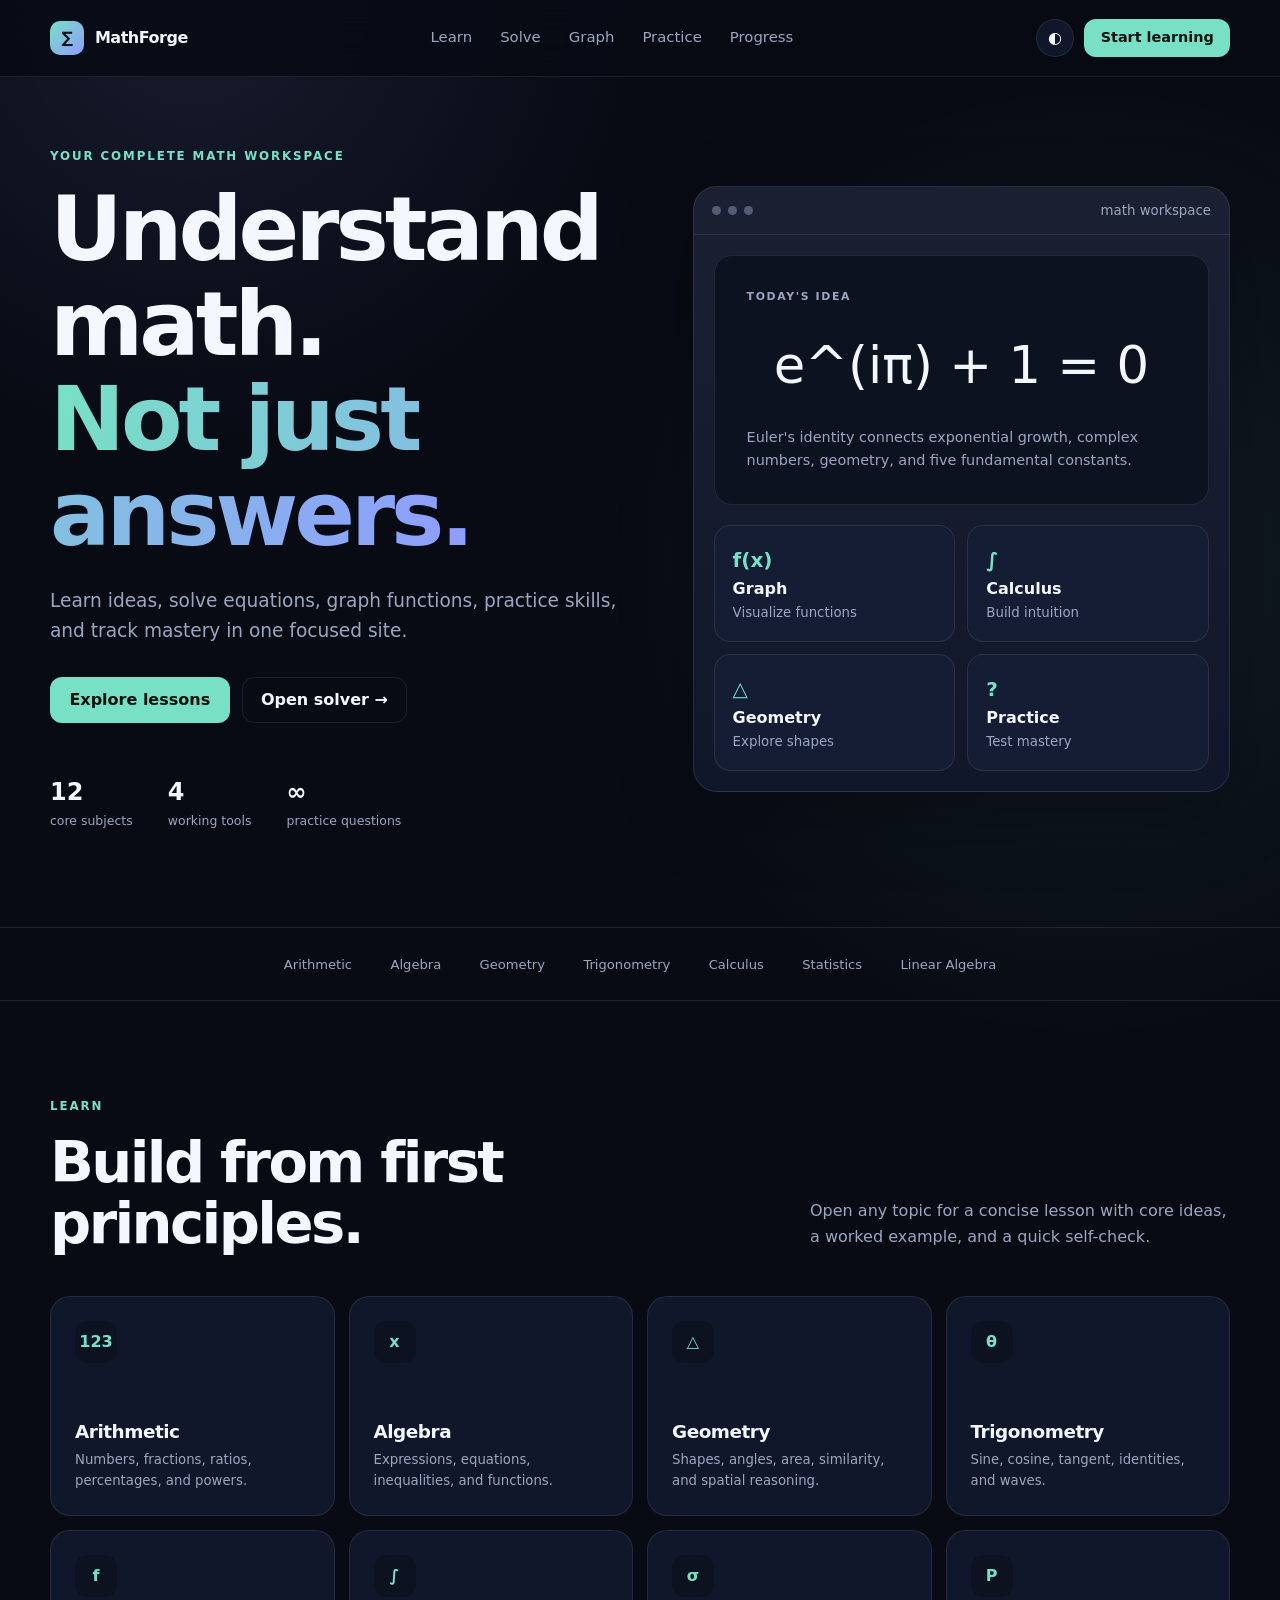
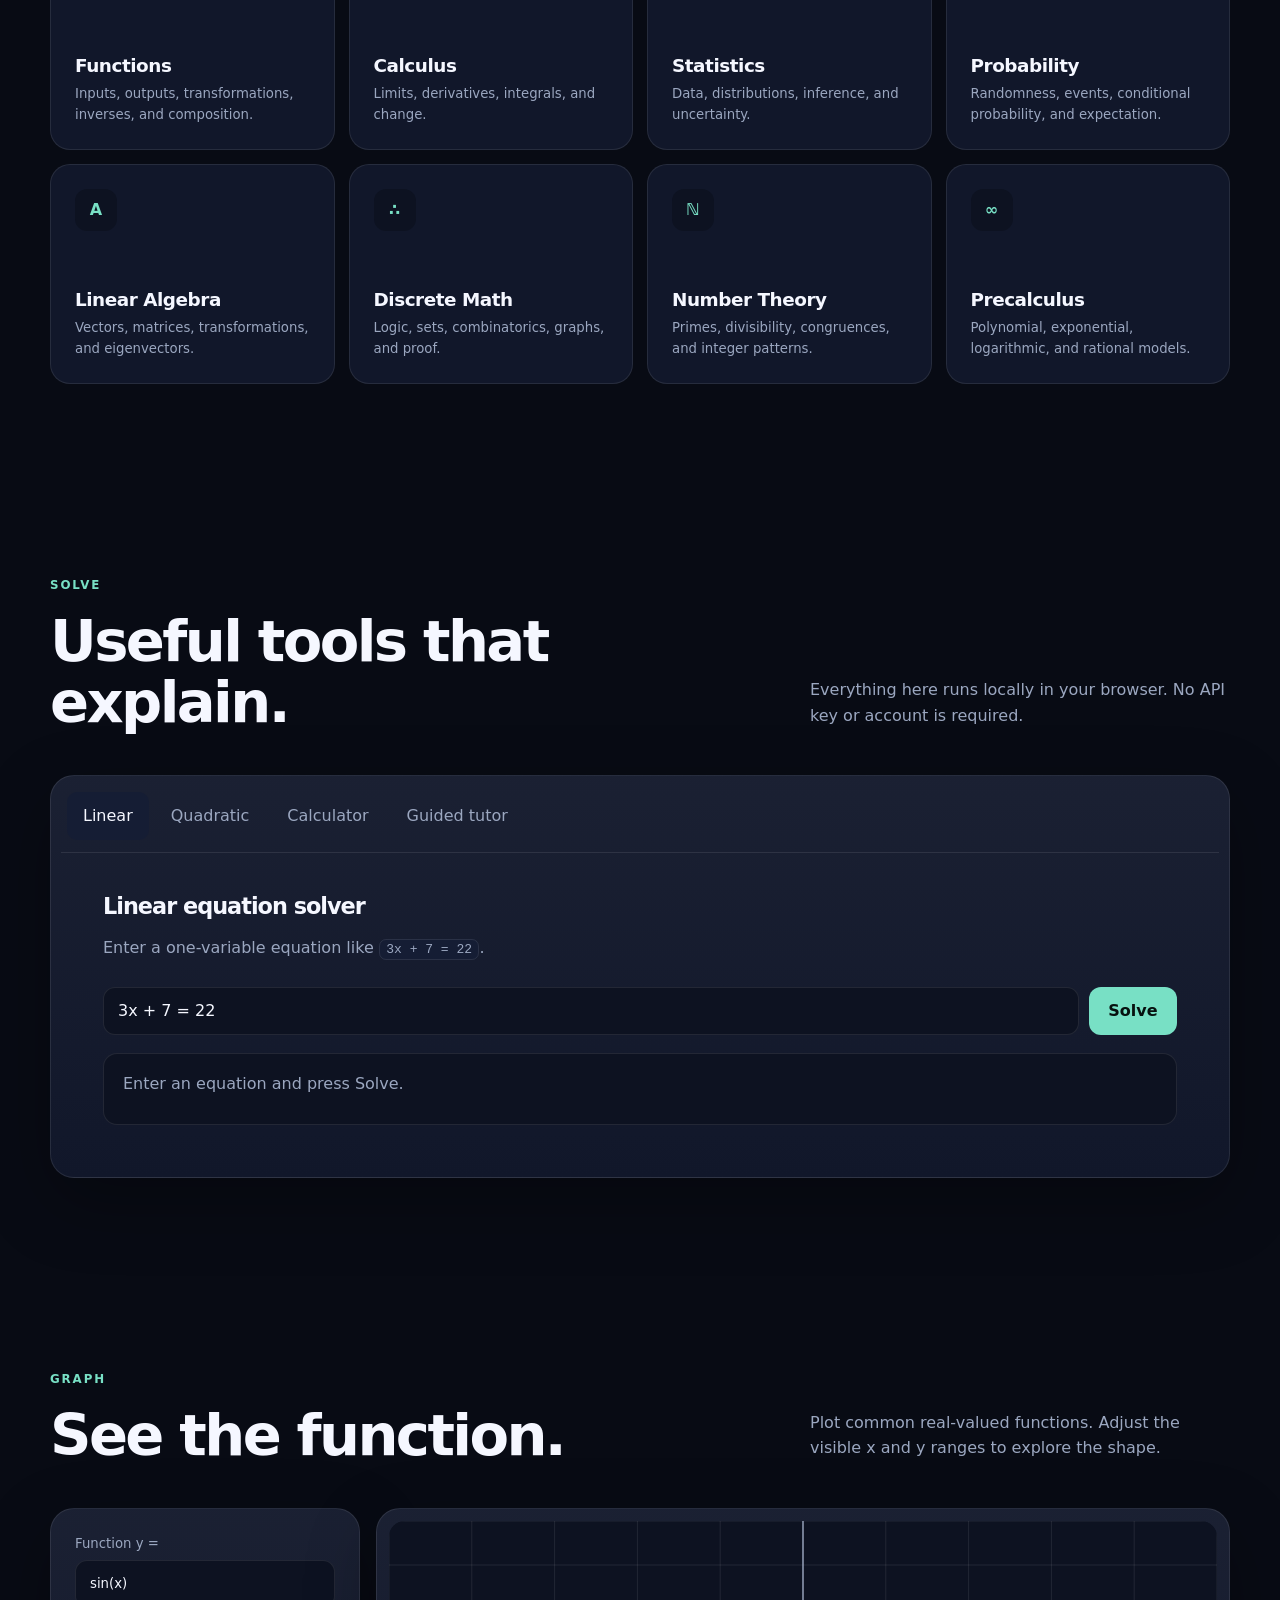
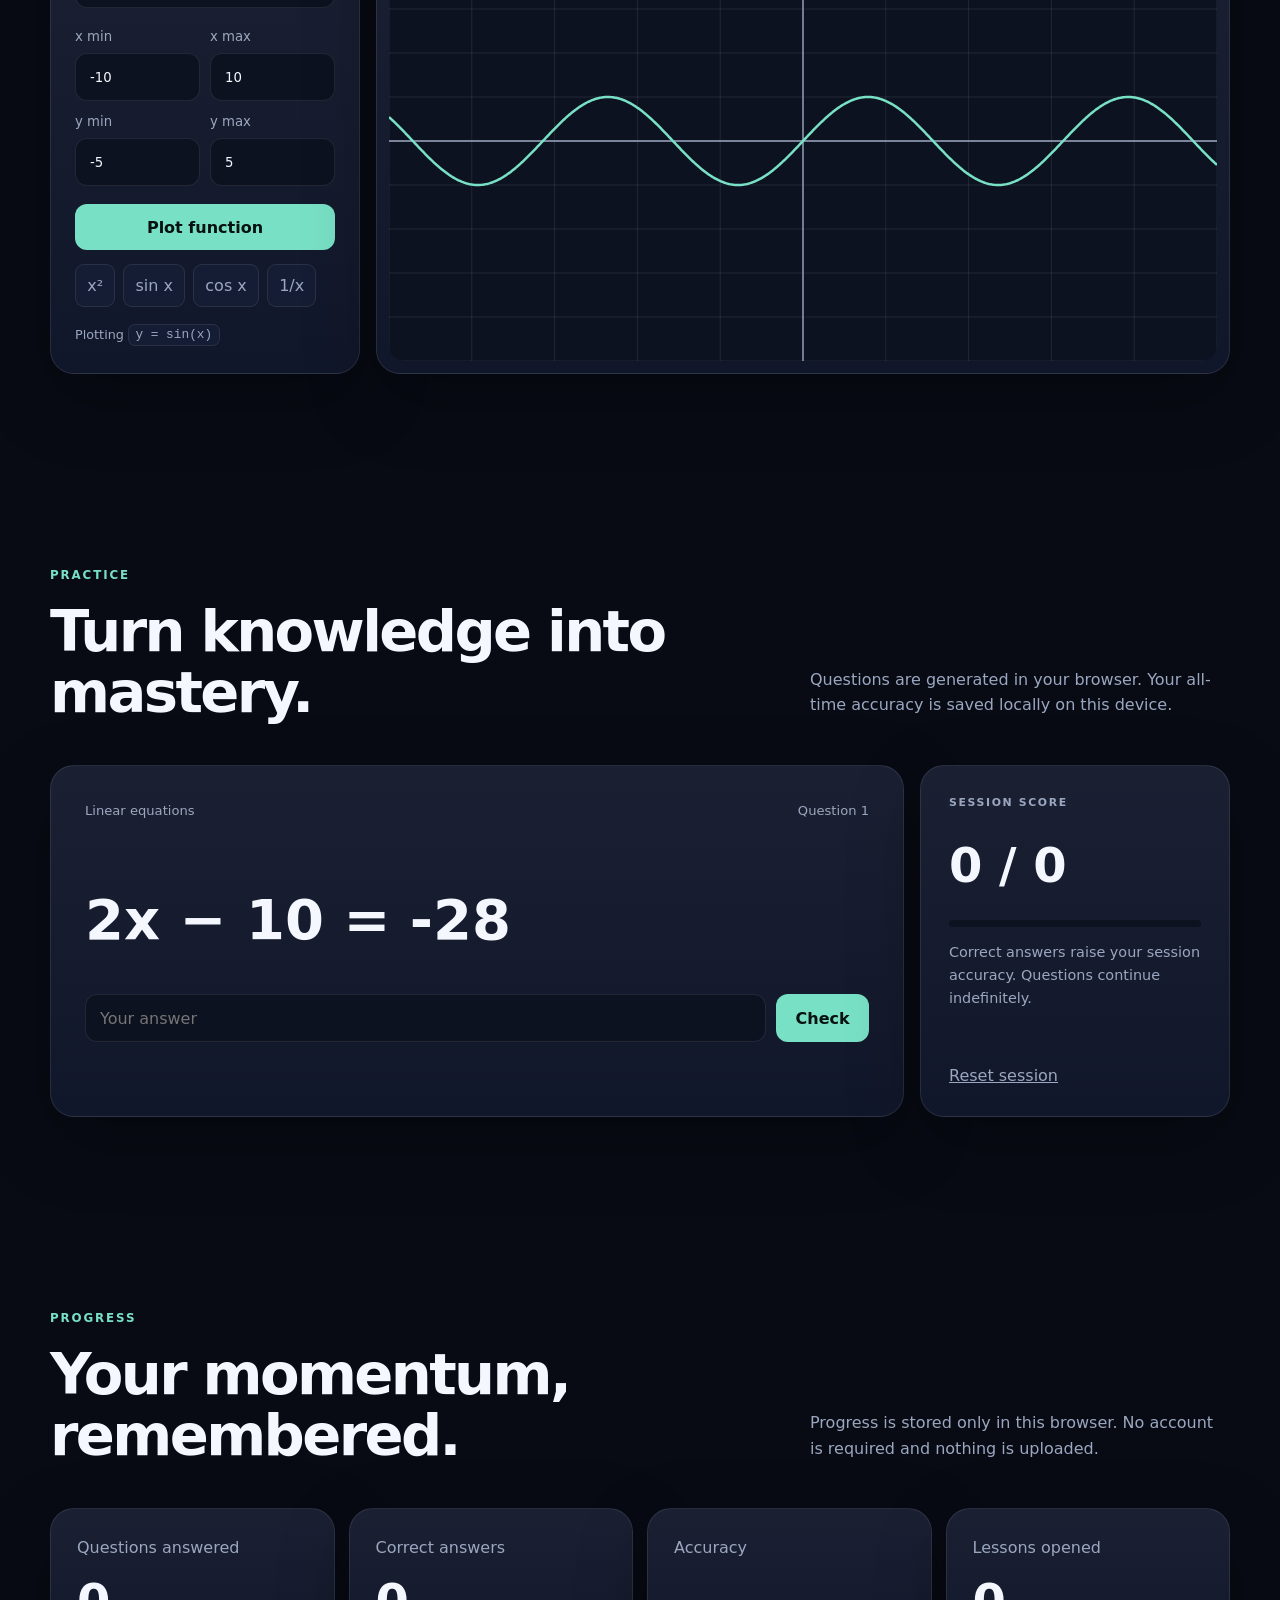
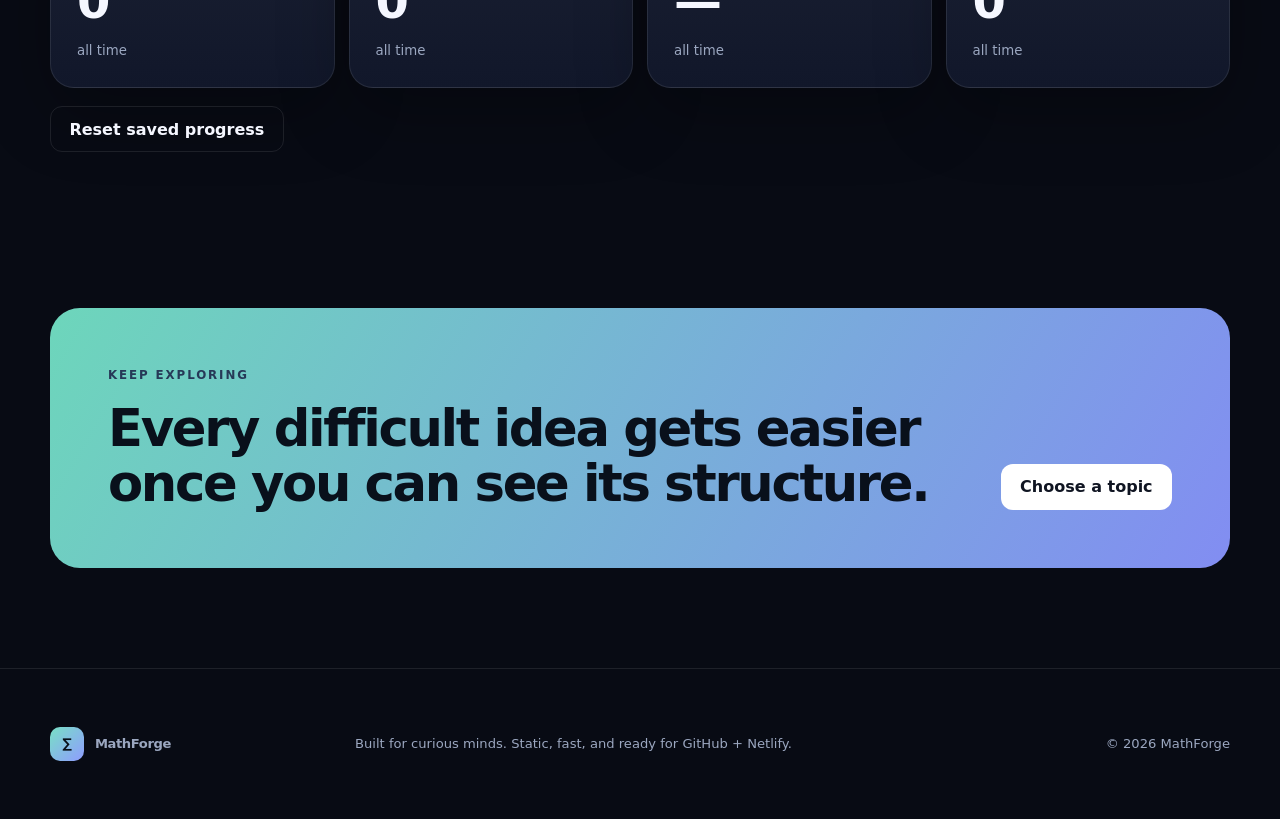
<file: index.html>
<!doctype html>
<html lang="en">
<head>
<meta charset="utf-8">
<meta name="viewport" content="width=device-width,initial-scale=1">
<meta name="description" content="MathForge — learn, solve, graph, practice, and track your math progress.">
<meta name="theme-color" content="#090d18">
<title>MathForge — Learn. Solve. Master.</title>
<link rel="icon" type="image/png" href="./MathForge-Favicon.png">
<style>
:root{
--bg:#080b14;--bg2:#0d1221;--panel:#11172a;--panel2:#151d34;--text:#f5f7ff;--muted:#9ba7c0;
--line:rgba(255,255,255,.09);--accent:#78e0c5;--accent2:#8f9cff;--danger:#ff8e9f;--shadow:0 24px 70px rgba(0,0,0,.28);
--radius:24px;--max:1180px}
[data-theme="light"]{--bg:#f7f9fc;--bg2:#eef2f8;--panel:#fff;--panel2:#f3f6fb;--text:#111829;--muted:#5b6880;--line:rgba(16,24,40,.1);--shadow:0 22px 65px rgba(50,70,110,.12)}
*{box-sizing:border-box}html{scroll-behavior:smooth}body{margin:0;background:radial-gradient(circle at 15% 0%,rgba(143,156,255,.11),transparent 28rem),radial-gradient(circle at 85% 10%,rgba(120,224,197,.09),transparent 30rem),var(--bg);color:var(--text);font-family:Inter,ui-sans-serif,system-ui,-apple-system,BlinkMacSystemFont,"Segoe UI",sans-serif;line-height:1.6}
button,input{font:inherit}button,a{-webkit-tap-highlight-color:transparent}a{color:inherit;text-decoration:none}code{padding:.15rem .4rem;border-radius:7px;background:var(--panel2);border:1px solid var(--line)}
.skip-link{position:fixed;top:-5rem;left:1rem;z-index:100;background:var(--text);color:var(--bg);padding:.7rem 1rem;border-radius:8px}.skip-link:focus{top:1rem}
.site-header{position:sticky;top:0;z-index:50;width:100%;background:color-mix(in srgb,var(--bg) 86%,transparent);backdrop-filter:blur(18px);border-bottom:1px solid var(--line)}
.header-inner{height:76px;width:min(var(--max),calc(100% - 48px));margin:0 auto;display:flex;align-items:center;justify-content:space-between;gap:24px}
.brand{display:inline-flex;align-items:center;gap:.68rem;font-weight:800;letter-spacing:-.03em}.brand-mark{width:34px;height:34px;display:grid;place-items:center;border-radius:10px;background:linear-gradient(135deg,var(--accent),var(--accent2));color:#081018}
.nav{display:flex;gap:1.75rem;color:var(--muted);font-size:.93rem}.nav a:hover{color:var(--text)}.header-actions{display:flex;align-items:center;gap:.65rem}
.icon-button,.text-button,.quick-keys button,.tool-tab{border:0;cursor:pointer;color:inherit}.icon-button{width:38px;height:38px;border-radius:50%;background:var(--panel);border:1px solid var(--line)}
.button{display:inline-flex;align-items:center;justify-content:center;min-height:46px;padding:0 1.15rem;border:1px solid transparent;border-radius:12px;background:var(--accent);color:#07110f;font-weight:800;cursor:pointer;transition:transform .18s ease,filter .18s ease}.button:hover{transform:translateY(-1px);filter:brightness(1.04)}.button-small{min-height:38px;font-size:.9rem;padding:0 .95rem}.button-ghost{background:transparent;color:var(--text);border-color:var(--line)}.button-light{background:#fff;color:#101522}.full{width:100%}
.section{width:min(var(--max),calc(100% - 48px));margin:0 auto;padding:96px 0}.hero{min-height:680px;display:grid;grid-template-columns:1.03fr .97fr;gap:72px;align-items:center;padding-top:70px}.eyebrow{color:var(--accent);text-transform:uppercase;letter-spacing:.16em;font-size:.74rem;font-weight:800;margin-bottom:1rem}
h1,h2,h3{line-height:1.06;letter-spacing:-.045em;margin:0;font-weight:800}h1{font-size:clamp(3.5rem,7vw,6.8rem)}h2{font-size:clamp(2.35rem,4.5vw,4.4rem)}h3{font-size:1.4rem}.gradient-text{background:linear-gradient(95deg,var(--accent),var(--accent2));color:transparent;-webkit-background-clip:text;background-clip:text}.hero-lede{color:var(--muted);font-size:1.16rem;max-width:600px;margin:1.5rem 0 2rem}.hero-actions{display:flex;gap:.75rem;flex-wrap:wrap}.hero-stats{display:flex;gap:2.2rem;margin-top:3.1rem}.hero-stats div{display:grid}.hero-stats strong{font-size:1.5rem}.hero-stats span{color:var(--muted);font-size:.78rem}
.card{background:linear-gradient(180deg,color-mix(in srgb,var(--panel) 96%,white 4%),var(--panel));border:1px solid var(--line);box-shadow:var(--shadow);border-radius:var(--radius)}.hero-panel{overflow:hidden}.window-bar{height:48px;border-bottom:1px solid var(--line);display:flex;align-items:center;gap:7px;padding:0 18px}.window-bar span{width:9px;height:9px;border-radius:50%;background:var(--muted);opacity:.45}.window-bar small{color:var(--muted);margin-left:auto}.equation-card{margin:20px;padding:32px;border-radius:18px;background:var(--bg2);border:1px solid var(--line)}.tiny-label{font-size:.68rem;letter-spacing:.15em;color:var(--muted);font-weight:800}.display-math{font-size:clamp(2rem,4vw,3.6rem);margin:1.2rem 0;text-align:center}.equation-card p{color:var(--muted);margin:0;font-size:.9rem}.mini-grid{display:grid;grid-template-columns:1fr 1fr;gap:12px;padding:0 20px 20px}.mini-card{display:grid;padding:18px;border-radius:16px;background:var(--panel2);border:1px solid var(--line);transition:transform .18s}.mini-card:hover{transform:translateY(-2px)}.mini-card>span{color:var(--accent);font-size:1.25rem;font-weight:800}.mini-card small{color:var(--muted)}
.subject-strip{width:100%;border-block:1px solid var(--line)}.subject-strip-inner{min-height:72px;width:min(var(--max),calc(100% - 48px));margin:0 auto;display:flex;align-items:center;justify-content:center;gap:clamp(1rem,3vw,3rem);color:var(--muted);font-size:.82rem;flex-wrap:wrap;padding:16px 0}
.section-heading{display:grid;grid-template-columns:1fr minmax(260px,420px);gap:50px;align-items:end;margin-bottom:42px}.section-heading p{color:var(--muted);margin:0 0 .3rem}
.topic-grid{display:grid;grid-template-columns:repeat(4,1fr);gap:14px}.topic-card{min-height:220px;text-align:left;color:inherit;cursor:pointer;padding:24px;border-radius:20px;background:var(--panel);border:1px solid var(--line);display:flex;flex-direction:column;transition:transform .2s,border-color .2s,background .2s}.topic-card:hover{transform:translateY(-4px);border-color:color-mix(in srgb,var(--accent) 48%,var(--line));background:var(--panel2)}.topic-icon{width:42px;height:42px;border-radius:12px;display:grid;place-items:center;background:var(--bg2);color:var(--accent);font-weight:800;margin-bottom:auto}.topic-card h3{font-size:1.15rem;margin-top:1.6rem;letter-spacing:-.025em}.topic-card p{color:var(--muted);font-size:.83rem;margin:.42rem 0 0}
.tool-shell{padding:10px}.tool-tabs{display:flex;gap:6px;border-bottom:1px solid var(--line);padding:6px 6px 12px;overflow-x:auto}.tool-tab{background:transparent;padding:.7rem 1rem;border-radius:10px;white-space:nowrap;color:var(--muted)}.tool-tab.active{background:var(--panel2);color:var(--text)}.tool-panel{display:none;padding:42px;min-height:310px}.tool-panel.active{display:block}.tool-panel>p{color:var(--muted)}.input-row{display:grid;grid-template-columns:1fr auto;gap:10px;margin-top:26px}input{width:100%;min-height:48px;border:1px solid var(--line);border-radius:12px;background:var(--bg2);color:var(--text);padding:0 14px;outline:none}input:focus{border-color:var(--accent);box-shadow:0 0 0 3px color-mix(in srgb,var(--accent) 14%,transparent)}.coefficient-row{display:grid;grid-template-columns:repeat(3,1fr) auto;gap:12px;margin-top:26px;align-items:end}.coefficient-row label,.graph-controls label{color:var(--muted);font-size:.83rem}.coefficient-row input,.graph-controls input{margin-top:6px}.result-box{margin-top:18px;min-height:72px;padding:17px 19px;border-radius:14px;background:var(--bg2);border:1px solid var(--line);color:var(--muted)}.result-box strong{color:var(--text)}.quick-keys{display:flex;gap:8px;flex-wrap:wrap;margin-top:14px}.quick-keys button{background:var(--panel2);border:1px solid var(--line);color:var(--muted);padding:.46rem .7rem;border-radius:9px}.quick-keys button:hover{color:var(--text)}
.graph-layout{display:grid;grid-template-columns:310px 1fr;gap:16px}.graph-controls{padding:24px}.graph-controls>label{display:block}.range-grid{display:grid;grid-template-columns:1fr 1fr;gap:10px;margin:18px 0}.microcopy{color:var(--muted);font-size:.8rem;margin:18px 0 0}.graph-card{padding:12px;min-width:0;overflow:hidden}#graphCanvas{width:100%;height:440px;display:block;border-radius:16px;background:var(--bg2)}
.practice-layout{display:grid;grid-template-columns:1fr 310px;gap:16px}.practice-card{padding:34px}.practice-meta{display:flex;justify-content:space-between;color:var(--muted);font-size:.82rem}.practice-question{font-size:clamp(2rem,5vw,3.5rem);font-weight:800;margin:54px 0 30px}.practice-feedback{min-height:28px;margin-top:12px;font-weight:700}.correct{color:var(--accent)}.incorrect{color:var(--danger)}.hidden{display:none!important}.score-card{padding:28px;display:flex;flex-direction:column}.score-card strong{font-size:3rem;margin:1rem 0}.score-card p{color:var(--muted);font-size:.9rem}.progress-track{height:7px;border-radius:99px;overflow:hidden;background:var(--bg2)}.progress-track div{height:100%;width:0;background:linear-gradient(90deg,var(--accent),var(--accent2));transition:width .3s}.text-button{padding:0;margin-top:auto;background:transparent;color:var(--muted);text-align:left;text-decoration:underline}
.dashboard-grid{display:grid;grid-template-columns:repeat(4,1fr);gap:14px}.metric-card{padding:26px;min-height:180px;display:flex;flex-direction:column}.metric-card span,.metric-card small{color:var(--muted)}.metric-card strong{font-size:3rem;margin:auto 0 0}.progress-reset{margin-top:18px}
.cta-section{margin-block:60px 100px;border-radius:30px;padding:58px;background:linear-gradient(120deg,#6dd6bb,#828df2);color:#09101b;display:flex;justify-content:space-between;align-items:end;gap:30px}.cta-section .eyebrow{color:#263957}.cta-section h2{max-width:850px;font-size:clamp(2rem,4vw,3.7rem)}
.site-footer{width:100%;border-top:1px solid var(--line)}.footer-inner{min-height:150px;width:min(var(--max),calc(100% - 48px));margin:0 auto;display:grid;grid-template-columns:1fr 2fr 1fr;align-items:center;gap:20px;color:var(--muted);font-size:.82rem}.footer-inner p:last-child{text-align:right}
dialog{width:min(760px,calc(100% - 32px));max-height:86vh;overflow-y:auto;border:1px solid var(--line);border-radius:24px;padding:34px;background:var(--panel);color:var(--text);box-shadow:var(--shadow)}dialog::backdrop{background:rgba(3,6,14,.72);backdrop-filter:blur(8px)}.dialog-close{position:sticky;top:0;float:right;width:38px;height:38px;border-radius:50%;border:1px solid var(--line);background:var(--panel2);color:var(--text);cursor:pointer}.lesson-kicker{color:var(--accent);font-size:.75rem;text-transform:uppercase;letter-spacing:.14em;font-weight:800}#lessonContent h2{font-size:2.7rem;margin:.4rem 0 1rem}#lessonContent h3{margin:2rem 0 .7rem}#lessonContent p,#lessonContent li{color:var(--muted)}.lesson-example{padding:18px;border-left:3px solid var(--accent);background:var(--bg2);border-radius:0 12px 12px 0}.lesson-check{margin-top:18px;padding:16px;border-radius:12px;background:var(--panel2);border:1px solid var(--line)}
@media(max-width:980px){.nav{display:none}.hero{grid-template-columns:1fr;gap:50px}.hero-panel{max-width:650px}.topic-grid,.dashboard-grid{grid-template-columns:repeat(2,1fr)}.graph-layout,.practice-layout{grid-template-columns:1fr}.score-card{min-height:260px}}
@media(min-width:641px) and (max-width:980px){.cta-section .button{text-align:center}}
@media(max-width:640px){
.dialog-close{-webkit-appearance:none;appearance:none;-webkit-tap-highlight-color:transparent;outline:none;box-shadow:none}
.dialog-close:focus,.dialog-close:focus-visible,.dialog-close:active{outline:none;box-shadow:none}
.tool-panel>p code{display:inline-block;white-space:nowrap}
input,textarea{caret-color:var(--text)}
.header-inner,.section,.subject-strip-inner,.footer-inner{width:min(100% - 30px,var(--max))}.header-actions .button{display:none}.section{padding:72px 0}.hero{min-height:auto;padding-top:30px}.hero-stats{gap:1.2rem}.section-heading{grid-template-columns:1fr;gap:18px}.topic-grid,.dashboard-grid{grid-template-columns:1fr}.tool-panel{padding:28px 16px}.input-row,.coefficient-row{grid-template-columns:1fr}.practice-card{padding:24px 18px}.cta-section{width:calc(100% - 30px);padding:36px 24px;flex-direction:column;align-items:flex-start}.footer-inner{grid-template-columns:1fr;padding:35px 0}.footer-inner p:last-child{text-align:left}}
@media (max-width: 1300px) {
  .dialog-close {
    -webkit-appearance: none;
    appearance: none;
    -webkit-tap-highlight-color: transparent;
    outline: none;
    box-shadow: none;
  }

  .dialog-close:focus,
  .dialog-close:focus-visible,
  .dialog-close:active {
    outline: none;
    box-shadow: none;
  }

  input,
  textarea {
    caret-color: var(--text);
  }
}
</style>
</head>
<body>
<a class="skip-link" href="#main">Skip to content</a>
<header class="site-header"><div class="header-inner">
<a class="brand" href="#home"><span class="brand-mark">∑</span><span>MathForge</span></a>
<nav class="nav"><a href="#learn">Learn</a><a href="#solve">Solve</a><a href="#graph">Graph</a><a href="#practice">Practice</a><a href="#progress">Progress</a></nav>
<div class="header-actions"><button class="icon-button" id="themeToggle" type="button" aria-label="Toggle theme">◐</button><a class="button button-small" href="#practice">Start learning</a></div>
</div></header>

<main id="main">
<section id="home" class="section hero">
<div class="hero-copy"><div class="eyebrow">Your complete math workspace</div><h1>Understand math.<br><span class="gradient-text">Not just answers.</span></h1>
<p class="hero-lede">Learn ideas, solve equations, graph functions, practice skills, and track mastery in one focused site.</p>
<div class="hero-actions"><a class="button" href="#learn">Explore lessons</a><a class="button button-ghost" href="#solve">Open solver →</a></div>
<div class="hero-stats"><div><strong>12</strong><span>core subjects</span></div><div><strong>4</strong><span>working tools</span></div><div><strong>∞</strong><span>practice questions</span></div></div>
</div>
<div class="hero-panel card"><div class="window-bar"><span></span><span></span><span></span><small>math workspace</small></div>
<div class="equation-card"><div class="tiny-label">TODAY'S IDEA</div><div class="display-math">e^(iπ) + 1 = 0</div><p>Euler's identity connects exponential growth, complex numbers, geometry, and five fundamental constants.</p></div>
<div class="mini-grid"><a href="#graph" class="mini-card"><span>f(x)</span><strong>Graph</strong><small>Visualize functions</small></a><a href="#learn" class="mini-card"><span>∫</span><strong>Calculus</strong><small>Build intuition</small></a><a href="#learn" class="mini-card"><span>△</span><strong>Geometry</strong><small>Explore shapes</small></a><a href="#practice" class="mini-card"><span>?</span><strong>Practice</strong><small>Test mastery</small></a></div>
</div>
</section>

<section class="subject-strip"><div class="subject-strip-inner"><span>Arithmetic</span><span>Algebra</span><span>Geometry</span><span>Trigonometry</span><span>Calculus</span><span>Statistics</span><span>Linear Algebra</span></div></section>

<section id="learn" class="section"><div class="section-heading"><div><div class="eyebrow">Learn</div><h2>Build from first principles.</h2></div><p>Open any topic for a concise lesson with core ideas, a worked example, and a quick self-check.</p></div><div id="topicGrid" class="topic-grid"></div></section>

<section id="solve" class="section"><div class="section-heading"><div><div class="eyebrow">Solve</div><h2>Useful tools that explain.</h2></div><p>Everything here runs locally in your browser. No API key or account is required.</p></div>
<div class="tool-shell card">
<div class="tool-tabs"><button class="tool-tab active" type="button" data-tool="linear">Linear</button><button class="tool-tab" type="button" data-tool="quadratic">Quadratic</button><button class="tool-tab" type="button" data-tool="calculator">Calculator</button><button class="tool-tab" type="button" data-tool="tutor">Guided tutor</button></div>
<section class="tool-panel active" data-panel="linear"><h3>Linear equation solver</h3><p>Enter a one-variable equation like <code>3x + 7 = 22</code>.</p><form id="linearForm" class="input-row"><input id="linearInput" value="3x + 7 = 22"><button class="button" type="submit">Solve</button></form><div id="linearResult" class="result-box">Enter an equation and press Solve.</div></section>
<section class="tool-panel" data-panel="quadratic"><h3>Quadratic equation solver</h3><p>For <code>ax² + bx + c = 0</code>, enter the three coefficients.</p><form id="quadraticForm" class="coefficient-row"><label>a<input id="qa" type="number" step="any" value="1"></label><label>b<input id="qb" type="number" step="any" value="-5"></label><label>c<input id="qc" type="number" step="any" value="6"></label><button class="button" type="submit">Solve</button></form><div id="quadraticResult" class="result-box">Enter coefficients and press Solve.</div></section>
<section class="tool-panel" data-panel="calculator"><h3>Scientific calculator</h3><p>Supports +, −, ×, ÷, powers, parentheses, π, e, sqrt, sin, cos, tan, log, ln, and abs.</p><form id="calcForm" class="input-row"><input id="calcInput" value="sqrt(144) + 2^5"><button class="button" type="submit">Calculate</button></form><div class="quick-keys"><button type="button" data-calc="sin(pi/2)">sin(π/2)</button><button type="button" data-calc="log(100)">log(100)</button><button type="button" data-calc="sqrt(2)">√2</button><button type="button" data-calc="(12+8)/5">(12+8)/5</button></div><div id="calcResult" class="result-box">Enter an expression and press Calculate.</div></section>
<section class="tool-panel" data-panel="tutor"><h3>Guided tutor</h3><p>This local tutor gives targeted hints for common topics rather than pretending to be a full AI assistant.</p><form id="tutorForm" class="input-row"><input id="tutorInput" placeholder="Try: How do I solve 2x + 5 = 17?"><button class="button" type="submit">Get hint</button></form><div id="tutorResult" class="result-box">Ask about linear equations, quadratics, percentages, derivatives, or right triangles.</div></section>
</div></section>

<section id="graph" class="section"><div class="section-heading"><div><div class="eyebrow">Graph</div><h2>See the function.</h2></div><p>Plot common real-valued functions. Adjust the visible x and y ranges to explore the shape.</p></div>
<div class="graph-layout"><div class="graph-controls card"><label>Function y =<input id="graphExpression" value="sin(x)"></label><div class="range-grid"><label>x min<input id="xMin" type="number" value="-10"></label><label>x max<input id="xMax" type="number" value="10"></label><label>y min<input id="yMin" type="number" value="-5"></label><label>y max<input id="yMax" type="number" value="5"></label></div><button class="button full" id="plotButton" type="button">Plot function</button><div class="quick-keys"><button type="button" data-graph="x^2">x²</button><button type="button" data-graph="sin(x)">sin x</button><button type="button" data-graph="cos(x)">cos x</button><button type="button" data-graph="1/x">1/x</button></div><p id="graphMessage" class="microcopy">Try <code>x^2</code>, <code>2x+3</code>, <code>sin(x)</code>, or <code>sqrt(abs(x))</code>.</p></div><div class="graph-card card"><canvas id="graphCanvas" width="900" height="520"></canvas></div></div>
</section>

<section id="practice" class="section"><div class="section-heading"><div><div class="eyebrow">Practice</div><h2>Turn knowledge into mastery.</h2></div><p>Questions are generated in your browser. Your all-time accuracy is saved locally on this device.</p></div>
<div class="practice-layout"><div class="practice-card card"><div class="practice-meta"><span id="practiceTopic">Mixed practice</span><span id="questionCount">Question 1</span></div><div id="practiceQuestion" class="practice-question">Loading…</div><form id="practiceForm" class="input-row"><input id="practiceAnswer" inputmode="decimal" placeholder="Your answer"><button class="button" type="submit">Check</button></form><div id="practiceFeedback" class="practice-feedback"></div><button id="nextQuestion" class="button button-ghost hidden" type="button">Next question →</button></div><div class="score-card card"><div class="tiny-label">SESSION SCORE</div><strong id="scoreValue">0 / 0</strong><div class="progress-track"><div id="scoreBar"></div></div><p>Correct answers raise your session accuracy. Questions continue indefinitely.</p><button id="resetPractice" class="text-button" type="button">Reset session</button></div></div>
</section>

<section id="progress" class="section"><div class="section-heading"><div><div class="eyebrow">Progress</div><h2>Your momentum, remembered.</h2></div><p>Progress is stored only in this browser. No account is required and nothing is uploaded.</p></div><div class="dashboard-grid"><div class="metric-card card"><span>Questions answered</span><strong id="totalAnswered">0</strong><small>all time</small></div><div class="metric-card card"><span>Correct answers</span><strong id="totalCorrect">0</strong><small>all time</small></div><div class="metric-card card"><span>Accuracy</span><strong id="accuracy">—</strong><small>all time</small></div><div class="metric-card card"><span>Lessons opened</span><strong id="lessonsOpened">0</strong><small>all time</small></div></div><button id="resetAllProgress" class="button button-ghost progress-reset" type="button">Reset saved progress</button></section>

<section class="section cta-section"><div><div class="eyebrow">Keep exploring</div><h2>Every difficult idea gets easier once you can see its structure.</h2></div><a class="button button-light" href="#learn">Choose a topic</a></section>
</main>

<footer class="site-footer"><div class="footer-inner"><a class="brand" href="#home"><span class="brand-mark">∑</span><span>MathForge</span></a><p>Built for curious minds. Static, fast, and ready for GitHub + Netlify.</p><p>© <span id="year"></span> MathForge</p></div></footer>
<dialog id="lessonDialog"><button id="closeLesson" class="dialog-close" type="button">×</button><article id="lessonContent"></article></dialog>
<script>
window.MATHFORGE_TOPICS = [
  {
    "id": "arithmetic",
    "icon": "123",
    "title": "Arithmetic",
    "description": "Numbers, fractions, ratios, percentages, and powers.",
    "level": "Foundations",
    "intro": "Arithmetic is the language of quantity. Strong arithmetic is less about speed than recognizing useful relationships between numbers.",
    "key": [
      "Use order of operations consistently.",
      "Fractions are another way to express division.",
      "Percent means per hundred."
    ],
    "example": "To find 15% of 80, calculate 0.15 × 80 = 12.",
    "checkQuestion": "What is 25% of 60?",
    "checkAnswer": "15"
  },
  {
    "id": "algebra",
    "icon": "x",
    "title": "Algebra",
    "description": "Expressions, equations, inequalities, and functions.",
    "level": "Core",
    "intro": "Algebra uses symbols to represent unknown quantities and relationships. Solving means finding values that make a statement true.",
    "key": [
      "Perform the same valid operation on both sides.",
      "Combine like terms before isolating the variable.",
      "Check a solution by substituting it back."
    ],
    "example": "For 3x + 7 = 22, subtract 7 to get 3x = 15, then divide by 3: x = 5.",
    "checkQuestion": "Solve 2x + 4 = 14.",
    "checkAnswer": "5"
  },
  {
    "id": "geometry",
    "icon": "△",
    "title": "Geometry",
    "description": "Shapes, angles, area, similarity, and spatial reasoning.",
    "level": "Core",
    "intro": "Geometry studies size, shape, position, and spatial relationships.",
    "key": [
      "Triangle angles sum to 180°.",
      "Area measures two-dimensional space.",
      "The Pythagorean theorem applies only to right triangles."
    ],
    "example": "A right triangle with legs 3 and 4 has hypotenuse √(3² + 4²) = 5.",
    "checkQuestion": "A right triangle has legs 5 and 12. Its hypotenuse?",
    "checkAnswer": "13"
  },
  {
    "id": "trigonometry",
    "icon": "θ",
    "title": "Trigonometry",
    "description": "Sine, cosine, tangent, identities, and waves.",
    "level": "Intermediate",
    "intro": "Trigonometry connects angles to ratios of side lengths and extends naturally to periodic motion.",
    "key": [
      "sin θ = opposite / hypotenuse.",
      "cos θ = adjacent / hypotenuse.",
      "tan θ = opposite / adjacent."
    ],
    "example": "If opposite = 3 and hypotenuse = 5, then sin θ = 3/5 = 0.6.",
    "checkQuestion": "If opposite = 4 and hypotenuse = 5, sin θ = ?",
    "checkAnswer": "0.8"
  },
  {
    "id": "functions",
    "icon": "f",
    "title": "Functions",
    "description": "Inputs, outputs, transformations, inverses, and composition.",
    "level": "Intermediate",
    "intro": "A function assigns each allowed input exactly one output.",
    "key": [
      "Domain describes valid inputs.",
      "Range describes possible outputs.",
      "Graph transformations shift, stretch, compress, or reflect."
    ],
    "example": "If f(x) = x² + 1, then f(3) = 10.",
    "checkQuestion": "If f(x)=2x+1, what is f(4)?",
    "checkAnswer": "9"
  },
  {
    "id": "calculus",
    "icon": "∫",
    "title": "Calculus",
    "description": "Limits, derivatives, integrals, and change.",
    "level": "Advanced",
    "intro": "Calculus studies change and accumulation. Derivatives measure local rates; integrals measure accumulated quantity.",
    "key": [
      "A limit describes behavior near a value.",
      "The derivative is an instantaneous rate of change.",
      "An integral accumulates infinitesimal contributions."
    ],
    "example": "If f(x)=x³, the power rule gives f′(x)=3x².",
    "checkQuestion": "Derivative of x²?",
    "checkAnswer": "2x"
  },
  {
    "id": "statistics",
    "icon": "σ",
    "title": "Statistics",
    "description": "Data, distributions, inference, and uncertainty.",
    "level": "Intermediate",
    "intro": "Statistics turns data into evidence while accounting for variability and uncertainty.",
    "key": [
      "Mean measures one kind of center.",
      "Median is resistant to extreme values.",
      "Standard deviation summarizes spread."
    ],
    "example": "For 2, 4, 6, the mean is 4.",
    "checkQuestion": "Mean of 3, 6, and 9?",
    "checkAnswer": "6"
  },
  {
    "id": "probability",
    "icon": "P",
    "title": "Probability",
    "description": "Randomness, events, conditional probability, and expectation.",
    "level": "Intermediate",
    "intro": "Probability quantifies uncertainty from 0 to 1.",
    "key": [
      "Impossible events have probability 0.",
      "Certain events have probability 1.",
      "Independent events do not change one another's probabilities."
    ],
    "example": "For a fair six-sided die, P(rolling a 4)=1/6.",
    "checkQuestion": "Probability of heads on a fair coin?",
    "checkAnswer": "0.5"
  },
  {
    "id": "linear-algebra",
    "icon": "A",
    "title": "Linear Algebra",
    "description": "Vectors, matrices, transformations, and eigenvectors.",
    "level": "Advanced",
    "intro": "Linear algebra studies vector spaces and linear transformations.",
    "key": [
      "Vectors encode magnitude and direction.",
      "Matrices can represent linear transformations.",
      "The dot product combines matching vector components."
    ],
    "example": "(1,2)·(3,4)=11.",
    "checkQuestion": "(2,3)·(4,5)=?",
    "checkAnswer": "23"
  },
  {
    "id": "discrete",
    "icon": "∴",
    "title": "Discrete Math",
    "description": "Logic, sets, combinatorics, graphs, and proof.",
    "level": "Advanced",
    "intro": "Discrete mathematics studies countable structures and the logic used to reason about them.",
    "key": [
      "Logic formalizes valid inference.",
      "Combinatorics counts arrangements.",
      "Graph theory models networks."
    ],
    "example": "The number of ways to choose 2 items from 5 is 10.",
    "checkQuestion": "How many ways to choose 1 item from 7?",
    "checkAnswer": "7"
  },
  {
    "id": "number-theory",
    "icon": "ℕ",
    "title": "Number Theory",
    "description": "Primes, divisibility, congruences, and integer patterns.",
    "level": "Advanced",
    "intro": "Number theory investigates properties of integers, especially divisibility and prime structure.",
    "key": [
      "Prime numbers have exactly two positive divisors.",
      "The Euclidean algorithm finds greatest common divisors.",
      "Congruences describe remainder relationships."
    ],
    "example": "17 ≡ 2 (mod 5) because both leave remainder 2.",
    "checkQuestion": "What is 14 mod 5?",
    "checkAnswer": "4"
  },
  {
    "id": "precalculus",
    "icon": "∞",
    "title": "Precalculus",
    "description": "Polynomial, exponential, logarithmic, and rational models.",
    "level": "Intermediate",
    "intro": "Precalculus unifies algebraic and graphical ideas needed to study continuous change.",
    "key": [
      "Exponentials model multiplicative change.",
      "Logarithms invert exponentials.",
      "Polynomial end behavior depends on degree and leading term."
    ],
    "example": "Because 2³=8, log₂8=3.",
    "checkQuestion": "If 10²=100, log₁₀100 = ?",
    "checkAnswer": "2"
  }
];

</script>
<script>
(function(global){
"use strict";
function formatNumber(n){if(!Number.isFinite(n))return String(n);if(Number.isInteger(n))return String(n);return String(Number(n.toFixed(8)))}
function parseLinearSide(text){
  let s=String(text).toLowerCase().replace(/\s+/g,"").replace(/\*/g,"");
  if(!s)return {x:0,c:0};
  if(!/^[0-9x+\-.]+$/.test(s)) throw new Error("Unsupported characters.");
  s=s.replace(/-/g,"+-");
  let x=0,c=0;
  for(const term of s.split("+").filter(Boolean)){
    if(term.includes("x")){
      if((term.match(/x/g)||[]).length!==1 || !term.endsWith("x")) throw new Error("Use simple linear terms like 3x.");
      let k=term.slice(0,-1);
      if(k===""||k==="+")k="1";
      if(k==="-")k="-1";
      const n=Number(k);
      if(!Number.isFinite(n)) throw new Error("Invalid x coefficient.");
      x+=n;
    }else{
      const n=Number(term);
      if(!Number.isFinite(n)) throw new Error("Invalid constant.");
      c+=n;
    }
  }
  return {x,c};
}
function solveLinear(eq){
  const parts=String(eq).split("=");
  if(parts.length!==2) throw new Error("Use exactly one equals sign.");
  const L=parseLinearSide(parts[0]),R=parseLinearSide(parts[1]);
  const a=L.x-R.x,b=R.c-L.c;
  if(Math.abs(a)<1e-12)return Math.abs(b)<1e-12?{type:"infinite"}:{type:"none"};
  return {type:"one",x:b/a,a,b};
}
function solveQuadratic(a,b,c){
  a=Number(a);b=Number(b);c=Number(c);
  if(![a,b,c].every(Number.isFinite))throw new Error("Coefficients must be numbers.");
  if(Math.abs(a)<1e-12)throw new Error("a cannot be 0.");
  const d=b*b-4*a*c;
  if(d>1e-12)return{type:"two-real",d,r1:(-b+Math.sqrt(d))/(2*a),r2:(-b-Math.sqrt(d))/(2*a)};
  if(Math.abs(d)<=1e-12)return{type:"double",d:0,r:-b/(2*a)};
  return{type:"complex",d,real:-b/(2*a),imag:Math.sqrt(-d)/(2*Math.abs(a))};
}
function normalizeExpression(expr,variable,value){
  let s=String(expr).trim().toLowerCase().replace(/[×·]/g,"*").replace(/÷/g,"/").replace(/−/g,"-").replace(/π/g,"pi");
  if(!s||s.length>160)throw new Error("Expression is empty or too long.");
  if(!/^[0-9a-z+\-*/^().,\s]+$/.test(s))throw new Error("Unsupported character.");
  s=s.replace(/\s+/g,"");
  const allowed=["sin","cos","tan","asin","acos","atan","sqrt","abs","log","ln","exp","floor","ceil","round","pi","e"];
  const names=s.match(/[a-z]+/g)||[];
  for(const name of names)if(name!==variable&&!allowed.includes(name))throw new Error("Unsupported term: "+name);
  if(variable){
    const v=variable;
    s=s.replace(new RegExp("(\\d|\\)|pi|e)"+v,"g"),"$1*"+v);
    s=s.replace(new RegExp(v+"(\\d|\\(|pi|e)","g"),v+"*$1");
  }
  s=s.replace(/\^/g,"**");
  const repl={asin:"Math.asin",acos:"Math.acos",atan:"Math.atan",sin:"Math.sin",cos:"Math.cos",tan:"Math.tan",sqrt:"Math.sqrt",abs:"Math.abs",log:"Math.log10",ln:"Math.log",exp:"Math.exp",floor:"Math.floor",ceil:"Math.ceil",round:"Math.round"};
  for(const [k,v] of Object.entries(repl))s=s.replace(new RegExp("\\b"+k+"\\b","g"),v);
  s=s.replace(/\bpi\b/g,"Math.PI").replace(/\be\b/g,"Math.E");
  if(variable)s=s.replace(new RegExp("\\b"+variable+"\\b","g"),"("+Number(value)+")");
  return s;
}
function evaluate(expr,variable,value){
  const normalized=normalizeExpression(expr,variable,value);
  const result=Function('"use strict"; return ('+normalized+');')();
  if(typeof result!=="number"||!Number.isFinite(result))throw new Error("Result is not a finite real number.");
  return result;
}
function tutorHint(q){
  q=String(q).toLowerCase();
  if(/linear|solve.*x|[0-9]x/.test(q))return{title:"Isolate the variable",body:"Undo addition or subtraction first, then undo multiplication or division. Apply the same operation to both sides."};
  if(/quadratic|x\^2|x²/.test(q))return{title:"Identify a, b, and c",body:"Try factoring when the numbers are friendly. Otherwise use the quadratic formula. The discriminant b²−4ac tells you how many real roots exist."};
  if(/percent|%/.test(q))return{title:"Convert percent to a decimal",body:"For p% of N, calculate (p/100)×N. For percent change, divide the change by the original amount, then multiply by 100."};
  if(/derivative|differentiat/.test(q))return{title:"Look for the function structure",body:"For x^n, use the power rule nx^(n−1). Then apply sum, product, quotient, or chain rules as needed."};
  if(/pythag|right triangle|hypotenuse/.test(q))return{title:"Use the Pythagorean theorem",body:"For a right triangle, a²+b²=c², where c is the hypotenuse opposite the right angle."};
  return{title:"Translate the question",body:"Write down what is known, what is unknown, and the relationship connecting them. Turn that relationship into an equation, then solve one step at a time."};
}
const api={formatNumber,solveLinear,solveQuadratic,normalizeExpression,evaluate,tutorHint};
global.MathForgeCore=api;
if(typeof module!=="undefined"&&module.exports)module.exports=api;
})(typeof window!=="undefined"?window:globalThis);

</script>
<script>
(function(){
"use strict";
const C=window.MathForgeCore,$=(s,c=document)=>c.querySelector(s),$$=(s,c=document)=>Array.from(c.querySelectorAll(s));
const progressKey="mathforge-progress-v2";
let progress={answered:0,correct:0,lessons:0},session={answered:0,correct:0,current:null,locked:false};
try{progress={...progress,...JSON.parse(localStorage.getItem(progressKey)||"{}")}}catch(_){}
function saveProgress(){try{localStorage.setItem(progressKey,JSON.stringify(progress))}catch(_){}renderProgress()}
function renderProgress(){$("#totalAnswered").textContent=progress.answered;$("#totalCorrect").textContent=progress.correct;$("#lessonsOpened").textContent=progress.lessons;$("#accuracy").textContent=progress.answered?Math.round(progress.correct/progress.answered*100)+"%":"—"}
function esc(s){return String(s).replace(/[&<>"']/g,c=>({"&":"&amp;","<":"&lt;",">":"&gt;",'"':"&quot;","'":"&#039;"}[c]))}

try{const t=localStorage.getItem("mathforge-theme");if(t==="light"||t==="dark")document.documentElement.dataset.theme=t}catch(_){}
$("#themeToggle").addEventListener("click",()=>{const next=document.documentElement.dataset.theme==="light"?"dark":"light";document.documentElement.dataset.theme=next;try{localStorage.setItem("mathforge-theme",next)}catch(_){}drawGraph()});

const topics=window.MATHFORGE_TOPICS||[];
$("#topicGrid").innerHTML=topics.map(t=>`<button class="topic-card" type="button" data-topic="${esc(t.id)}"><span class="topic-icon">${esc(t.icon)}</span><h3>${esc(t.title)}</h3><p>${esc(t.description)}</p></button>`).join("");
$$(".topic-card").forEach(card=>card.addEventListener("click",()=>{const t=topics.find(x=>x.id===card.dataset.topic);if(!t)return;$("#lessonContent").innerHTML=`<div class="lesson-kicker">${esc(t.level)} · mini lesson</div><h2>${esc(t.title)}</h2><p>${esc(t.intro)}</p><h3>Core ideas</h3><ul>${t.key.map(k=>`<li>${esc(k)}</li>`).join("")}</ul><h3>Worked example</h3><div class="lesson-example">${esc(t.example)}</div><div class="lesson-check"><strong>Quick check</strong><p>${esc(t.checkQuestion)}</p><details><summary>Show answer</summary><p>${esc(t.checkAnswer)}</p></details></div>`;$("#lessonDialog").showModal();progress.lessons++;saveProgress()}));
$("#closeLesson").addEventListener("click",()=>$("#lessonDialog").close());
$("#lessonDialog").addEventListener("click",e=>{if(e.target===$("#lessonDialog"))$("#lessonDialog").close()});

$$(".tool-tab").forEach(tab=>tab.addEventListener("click",()=>{$$(".tool-tab").forEach(x=>x.classList.toggle("active",x===tab));$$(".tool-panel").forEach(p=>p.classList.toggle("active",p.dataset.panel===tab.dataset.tool))}));

$("#linearForm").addEventListener("submit",e=>{e.preventDefault();const out=$("#linearResult");try{const r=C.solveLinear($("#linearInput").value);if(r.type==="one")out.innerHTML=`<strong>x = ${C.formatNumber(r.x)}</strong><br>Collect variable terms on one side: ${C.formatNumber(r.a)}x = ${C.formatNumber(r.b)}. Then divide by ${C.formatNumber(r.a)}.`;else if(r.type==="infinite")out.innerHTML="<strong>Infinitely many solutions.</strong><br>Both sides simplify to the same expression.";else out.innerHTML="<strong>No solution.</strong><br>The variable terms cancel but the constants disagree."}catch(err){out.textContent=err.message}});
$("#quadraticForm").addEventListener("submit",e=>{e.preventDefault();const out=$("#quadraticResult");try{const r=C.solveQuadratic($("#qa").value,$("#qb").value,$("#qc").value);if(r.type==="two-real")out.innerHTML=`<strong>x = ${C.formatNumber(r.r1)} or x = ${C.formatNumber(r.r2)}</strong><br>Discriminant = ${C.formatNumber(r.d)} > 0, so there are two real roots.`;else if(r.type==="double")out.innerHTML=`<strong>x = ${C.formatNumber(r.r)}</strong><br>The discriminant is 0, so there is one repeated real root.`;else out.innerHTML=`<strong>x = ${C.formatNumber(r.real)} ± ${C.formatNumber(r.imag)}i</strong><br>The discriminant is ${C.formatNumber(r.d)}, so the roots are complex.`}catch(err){out.textContent=err.message}});
$("#calcForm").addEventListener("submit",e=>{e.preventDefault();const out=$("#calcResult");try{out.innerHTML=`<strong>${C.formatNumber(C.evaluate($("#calcInput").value))}</strong>`}catch(err){out.textContent="Could not calculate: "+err.message}});
$$("[data-calc]").forEach(b=>b.addEventListener("click",()=>{$("#calcInput").value=b.dataset.calc;$("#calcForm").requestSubmit()}));
$("#tutorForm").addEventListener("submit",e=>{e.preventDefault();const q=$("#tutorInput").value.trim(),out=$("#tutorResult");if(!q){out.textContent="Type a question first.";return}const h=C.tutorHint(q);out.innerHTML=`<strong>${esc(h.title)}</strong><br>${esc(h.body)}`});

const canvas=$("#graphCanvas"),ctx=canvas.getContext("2d");
function niceStep(range){const rough=range/10,p=10**Math.floor(Math.log10(rough)),n=rough/p;return(n<2?1:n<5?2:5)*p}
function cssVar(name){return getComputedStyle(document.documentElement).getPropertyValue(name).trim()}
function drawGraph(){
 const xmin=Number($("#xMin").value),xmax=Number($("#xMax").value),ymin=Number($("#yMin").value),ymax=Number($("#yMax").value),expr=$("#graphExpression").value,msg=$("#graphMessage");
 if(!(xmin<xmax&&ymin<ymax)){msg.textContent="Each minimum must be smaller than its maximum.";return}
 const rect=canvas.getBoundingClientRect(),dpr=Math.min(window.devicePixelRatio||1,2),W=Math.max(500,Math.round(rect.width*dpr)),H=Math.max(360,Math.round(440*dpr));canvas.width=W;canvas.height=H;
 ctx.fillStyle=cssVar("--bg2");ctx.fillRect(0,0,W,H);const tx=x=>(x-xmin)/(xmax-xmin)*W,ty=y=>H-(y-ymin)/(ymax-ymin)*H;
 ctx.strokeStyle=cssVar("--line");ctx.lineWidth=dpr;const xs=niceStep(xmax-xmin),ys=niceStep(ymax-ymin);
 for(let x=Math.ceil(xmin/xs)*xs;x<=xmax;x+=xs){const px=tx(x);ctx.beginPath();ctx.moveTo(px,0);ctx.lineTo(px,H);ctx.stroke()}
 for(let y=Math.ceil(ymin/ys)*ys;y<=ymax;y+=ys){const py=ty(y);ctx.beginPath();ctx.moveTo(0,py);ctx.lineTo(W,py);ctx.stroke()}
 ctx.strokeStyle=cssVar("--muted");ctx.lineWidth=1.4*dpr;if(xmin<=0&&xmax>=0){const px=tx(0);ctx.beginPath();ctx.moveTo(px,0);ctx.lineTo(px,H);ctx.stroke()}if(ymin<=0&&ymax>=0){const py=ty(0);ctx.beginPath();ctx.moveTo(0,py);ctx.lineTo(W,py);ctx.stroke()}
 ctx.strokeStyle=cssVar("--accent");ctx.lineWidth=2.5*dpr;ctx.beginPath();let valid=0,started=false,last=null;
 for(let px=0;px<=W;px+=Math.max(1,dpr)){const x=xmin+px/W*(xmax-xmin);let y;try{y=C.evaluate(expr,"x",x)}catch(_){started=false;last=null;continue}const py=ty(y);if(!Number.isFinite(py)||py<-H*4||py>H*5||(last!==null&&Math.abs(py-last)>H*.65)){started=false;last=null;continue}if(!started){ctx.moveTo(px,py);started=true}else ctx.lineTo(px,py);last=py;valid++}
 ctx.stroke();msg.innerHTML=valid?`Plotting <code>y = ${esc(expr)}</code>`:"No visible real values in this range."
}
$("#plotButton").addEventListener("click",drawGraph);$$("[data-graph]").forEach(b=>b.addEventListener("click",()=>{$("#graphExpression").value=b.dataset.graph;drawGraph()}));let rt;window.addEventListener("resize",()=>{clearTimeout(rt);rt=setTimeout(drawGraph,120)});

function rand(a,b){return Math.floor(Math.random()*(b-a+1))+a}
function newQuestion(){const kind=rand(0,3);let text,answer,topic,tolerance=1e-9;if(kind===0){const a=rand(3,18),b=rand(2,18);text=`${a} × ${b} = ?`;answer=a*b;topic="Arithmetic"}else if(kind===1){const x=rand(-9,12),a=rand(2,9),b=rand(-12,12),c=a*x+b;text=`${a}x ${b>=0?"+":"−"} ${Math.abs(b)} = ${c}`;answer=x;topic="Linear equations"}else if(kind===2){const base=rand(2,20)*10,p=[10,20,25,50][rand(0,3)];text=`${p}% of ${base} = ?`;answer=p/100*base;topic="Percentages"}else{const a=rand(3,15),b=rand(3,15);text=`√(${a*a} + ${b*b}) ≈ ?`;answer=Math.sqrt(a*a+b*b);topic="Geometry · round to 2 decimals";tolerance=.011}session.current={answer,tolerance};session.locked=false;$("#practiceTopic").textContent=topic;$("#questionCount").textContent=`Question ${session.answered+1}`;$("#practiceQuestion").textContent=text;$("#practiceAnswer").value="";$("#practiceAnswer").disabled=false;$("#practiceFeedback").textContent="";$("#practiceFeedback").className="practice-feedback";$("#nextQuestion").classList.add("hidden")}
function updateSession(){$("#scoreValue").textContent=`${session.correct} / ${session.answered}`;$("#scoreBar").style.width=session.answered?`${session.correct/session.answered*100}%`:"0%"}
$("#practiceForm").addEventListener("submit",e=>{e.preventDefault();if(session.locked)return;const value=Number($("#practiceAnswer").value);if(!Number.isFinite(value)){$("#practiceFeedback").textContent="Enter a numeric answer.";return}const right=Math.abs(value-session.current.answer)<=session.current.tolerance;session.answered++;progress.answered++;if(right){session.correct++;progress.correct++}session.locked=true;$("#practiceAnswer").disabled=true;$("#practiceFeedback").className="practice-feedback "+(right?"correct":"incorrect");$("#practiceFeedback").textContent=right?"Correct — nice work.":`Not quite. The answer is ${C.formatNumber(session.current.answer)}.`;$("#nextQuestion").classList.remove("hidden");updateSession();saveProgress()});
$("#nextQuestion").addEventListener("click",newQuestion);$("#resetPractice").addEventListener("click",()=>{session={answered:0,correct:0,current:null,locked:false};updateSession();newQuestion()});$("#resetAllProgress").addEventListener("click",()=>{progress={answered:0,correct:0,lessons:0};saveProgress()});
$("#year").textContent=new Date().getFullYear();renderProgress();updateSession();newQuestion();setTimeout(drawGraph,60);
})();

</script>
<noscript><div style="padding:1rem;text-align:center">MathForge requires JavaScript to run.</div></noscript>
</body></html>
</file>
